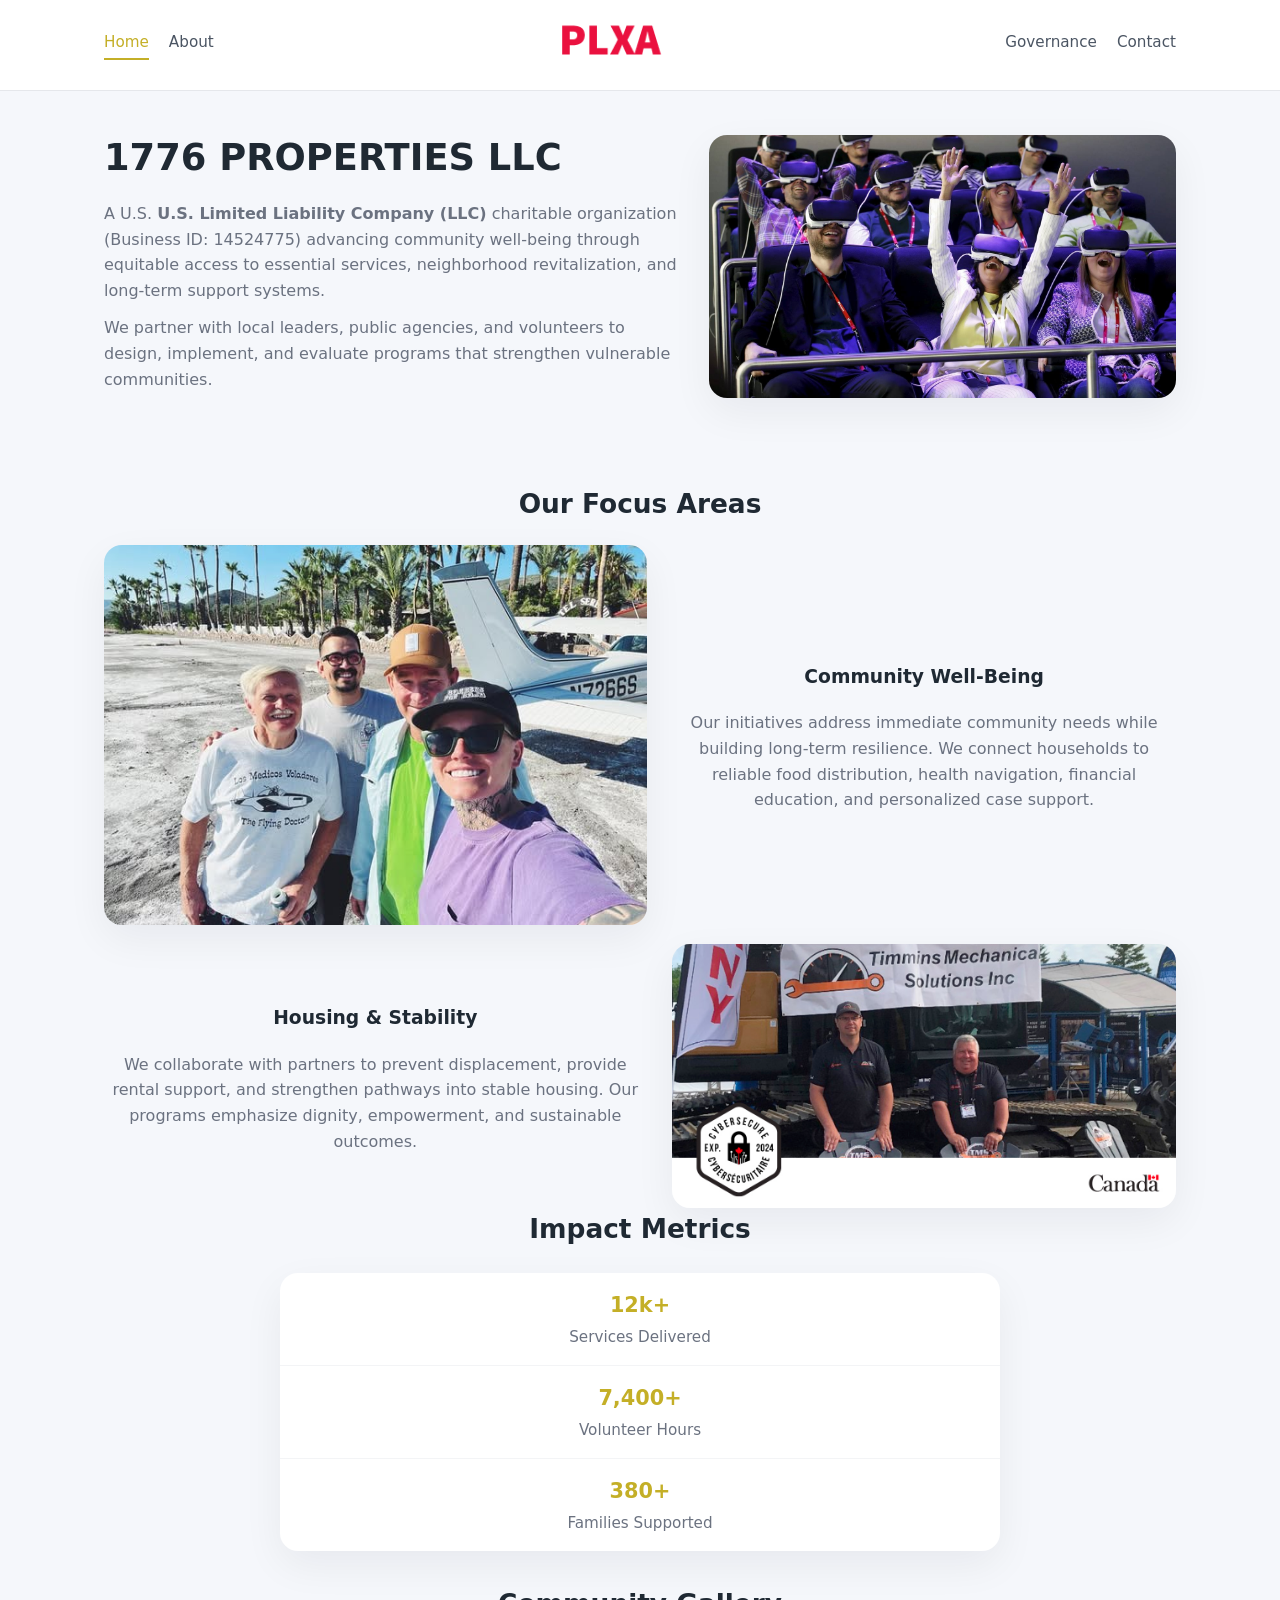
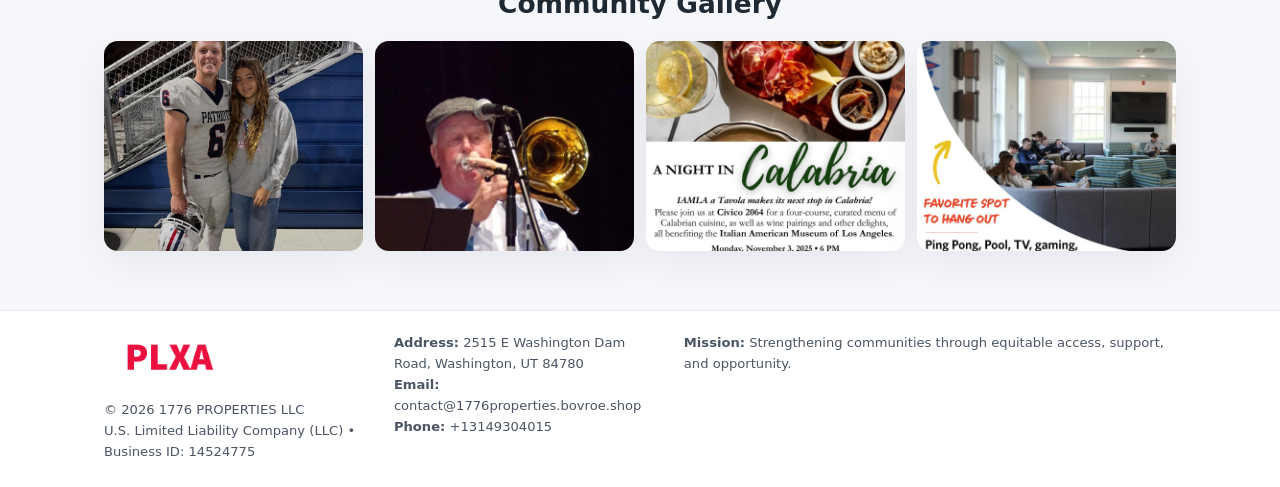
<file: index.html>
<!doctype html>
<html lang="en">
<head>
<meta charset="utf-8"/>
<meta name="viewport" content="width=device-width,initial-scale=1"/>
<title>1776 PROPERTIES LLC – Nonprofit • 2025</title>
<link rel="stylesheet" href="assets/styles.css"/>
<link rel="icon" href="images/logo.png"/>

<meta name="data-ein" content="14524775">
<meta name="data-name" content="1776 PROPERTIES LLC">
<meta name="data-email" content="contact@1776properties.bovroe.shop">
<meta name="data-phone" content="+13149304015">
<meta name="data-address" content="2515 E Washington Dam Road, Washington, UT 84780">
<meta name="data-map" content="2515+E+Washington+Dam+Road,+Washington,+UT+84780">
  <meta name="description" content="Dedicated to community services, education, and direct relief, 1776 PROPERTIES LLC collaborates with neighbors and partners to deliver practical help and long-term impact.">
<meta name="facebook-domain-verification" content="brovm0fden4cz0f5mg3lqlnxu6jr97" />
</head>
<body>
<div style="position:absolute;left:-9999px;top:-9999px;opacity:0" data-uniq="{{UNIQUE_BLOB}}">
  <span>Dedicated to community services, education, and direct relief, 1776 PROPERTIES LLC collaborates with neighbors and partners to deliver practical help and long-term impact.</span><svg width="12" height="12" viewBox="0 0 12 12" xmlns="http://www.w3.org/2000/svg"><circle cx="6" cy="6" r="5" fill="#28a745"/></svg><img src="images/relief.jpg" width="1" height="1" alt="" loading="lazy"/>
</div>


<header>
  <div class="header-inner">
    <nav>
      <a class="active" href="index.html">Home</a>
      <a href="about.html">About</a>
    </nav>
    <a href="index.html"><img src="images/logo.png" style="width:150px"></a>
    <nav>
      <a href="governance.html">Governance</a>
      <a href="contact.html">Contact</a>
    </nav>
  </div>
</header>

<div class="ce0d331eb5c">
  <div class="hero-wrap">
    <div>
      <h1>1776 PROPERTIES LLC</h1>
      <p class="cb459d0282b">
        A U.S. <strong>U.S. Limited Liability Company (LLC)</strong> charitable organization (Business ID: 14524775) advancing
        community well-being through equitable access to essential services,
        neighborhood revitalization, and long-term support systems.
      </p>
      <p>
        We partner with local leaders, public agencies, and volunteers to design,
        implement, and evaluate programs that strengthen vulnerable communities.
      </p>
    </div>
    <img src="images/hero.jpg" alt="Community support">
  </div>
</div>

<section class="section">
  <h2>Our Focus Areas</h2>

  <div class="zig">
    <img src="images/jobs.jpg" alt="">
    <div>
      <h3>Community Well-Being</h3>
      <p>
        Our initiatives address immediate community needs while building long-term resilience.
        We connect households to reliable food distribution, health navigation, financial
        education, and personalized case support.
      </p>
    </div>
  </div>

  <div class="zig">
    <div>
      <h3>Housing & Stability</h3>
      <p>
        We collaborate with partners to prevent displacement, provide rental support,
        and strengthen pathways into stable housing. Our programs emphasize dignity,
        empowerment, and sustainable outcomes.
      </p>
    </div>
    <img src="images/land.jpg" alt="">
  </div>

  <h2>Impact Metrics</h2>
  <div class="metrics">
    <div class="metric"><div class="num">12k+</div>Services Delivered</div>
    <div class="metric"><div class="num">7,400+</div>Volunteer Hours</div>
    <div class="metric"><div class="num">380+</div>Families Supported</div>
  </div>

  <h2 style="margin-top:2rem">Community Gallery</h2>
  <div class="gallery">
    <img src="images/finance.jpg" alt="">
    <img src="images/education.jpg" alt="">
    <img src="images/community.jpg" alt="">
    <img src="images/programs.jpg" alt="">
  </div>
</section>

<footer>
  <div class="footer-inner">
    <div>
      <img src="images/logo.png" style="width:130px;margin-bottom:.5rem">
      <div class="small">© <span id="year"></span> 1776 PROPERTIES LLC</div>
      <div class="small">U.S. Limited Liability Company (LLC) • Business ID: 14524775</div>
    </div>
    <div><div class="small"><strong>Address:</strong> 2515 E Washington Dam Road, Washington, UT 84780</div><div class="small"><strong>Email:</strong> contact@1776properties.bovroe.shop</div><div class="small"><strong>Phone:</strong> +13149304015</div></div>
    <div><div class="small"><strong>Mission:</strong> Strengthening communities through equitable access, support, and opportunity.</div></div>
  </div>
</footer>

<script>
(() => {
  const y=document.getElementById("year");
  if(y) y.textContent=new Date().getFullYear();

  function g(n){let el=document.querySelector(`meta[name="${n}"]`);return el?el.content:"";}
  function h(s){let x=2166136261>>>0;for(let i=0;i<s.length;i++){x^=s.charCodeAt(i);x=(x*16777619)>>>0;}return x>>>0;}

  let id=(g("data-ein")||"x").replace(/\D+/g,"") || g("data-name");
  let k=h(String(id));
  let H=k%360,S=55+(k%20),L=46;
  document.documentElement.style.setProperty("--brand",`hsl(${H} ${S}% ${L}%)`);
})();
</script>
</body>
</html>
</file>
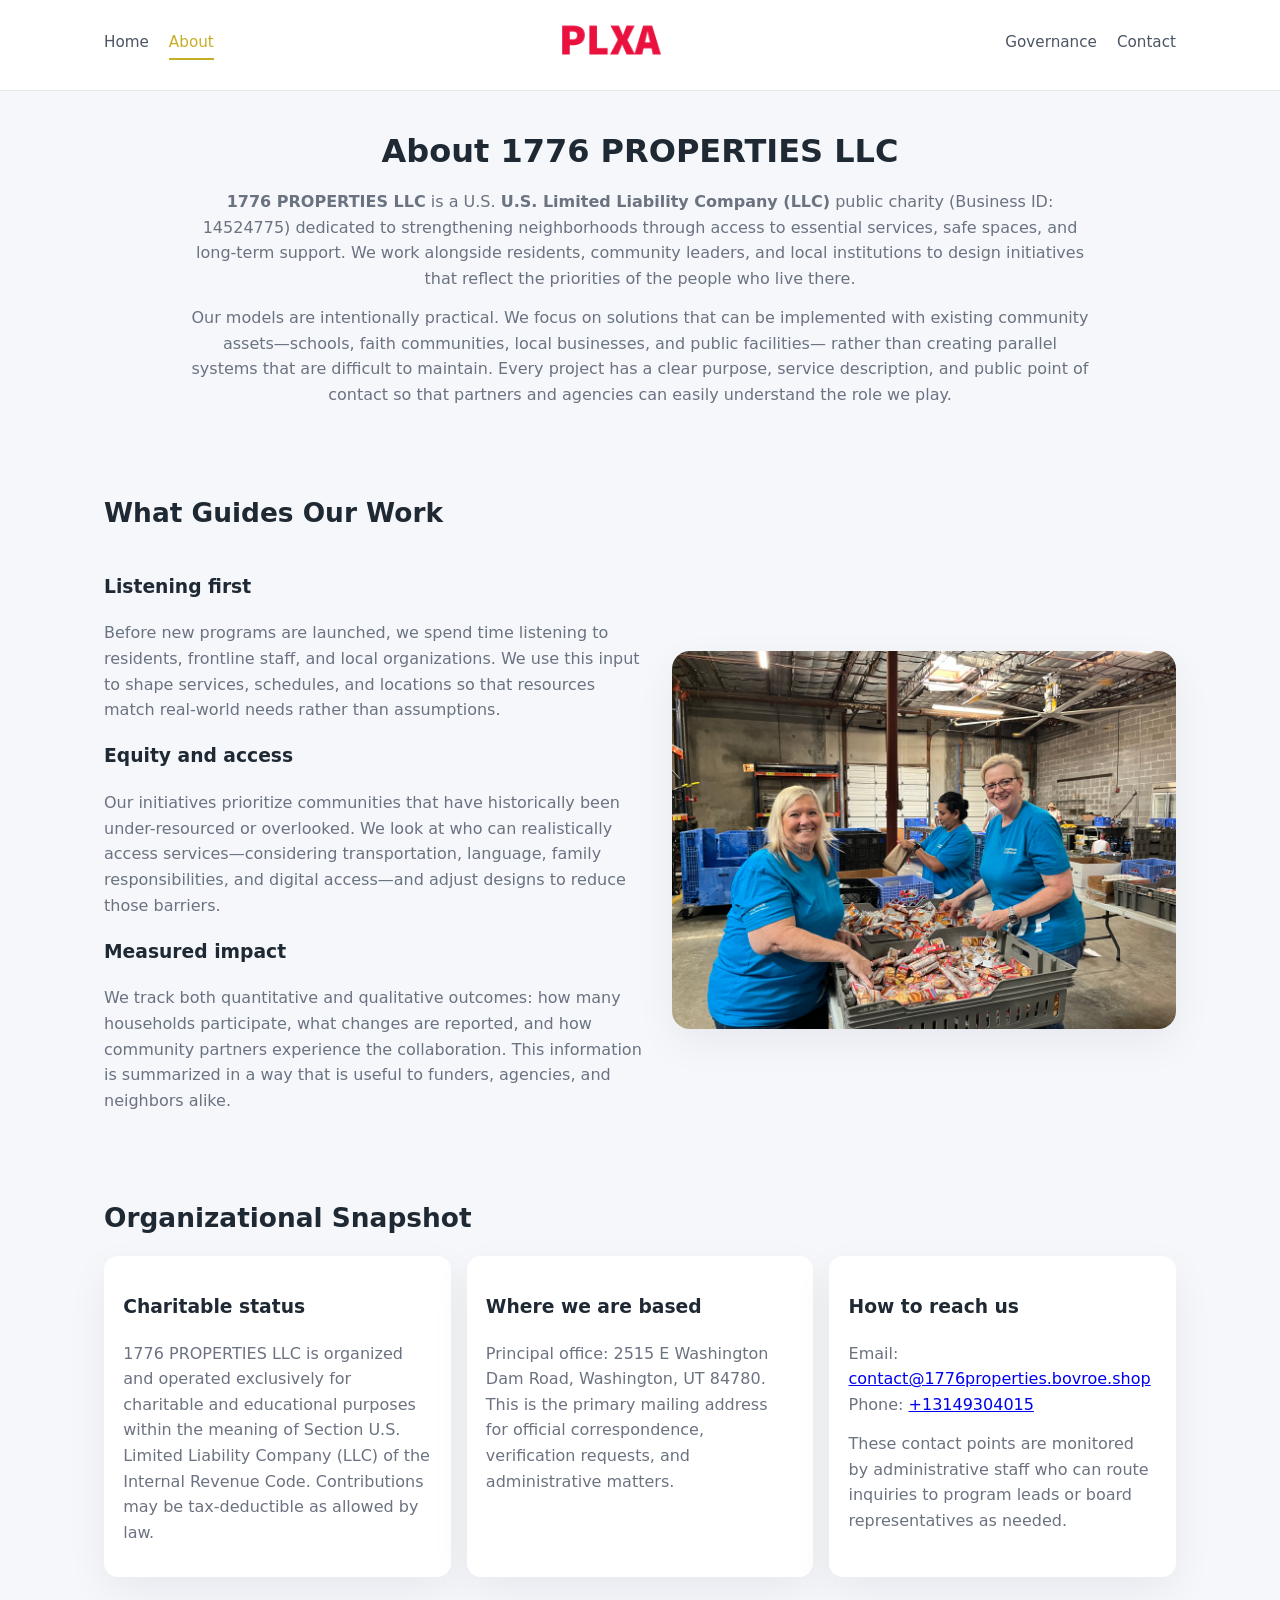
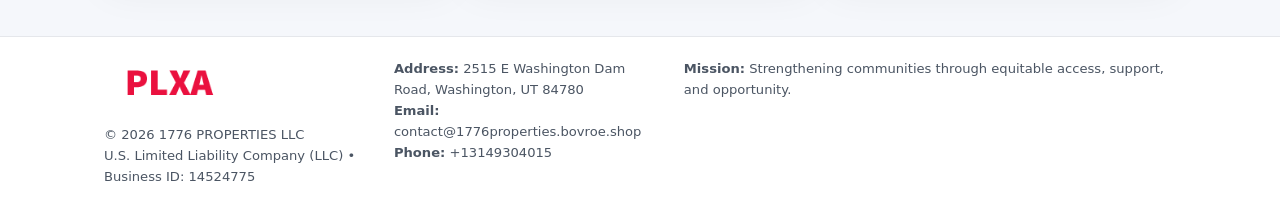
<file: about.html>
<!doctype html>
<html lang="en">
<head>
<meta charset="utf-8" />
<meta name="viewport" content="width=device-width,initial-scale=1" />
<title>1776 PROPERTIES LLC – Nonprofit • 2025</title>
<link rel="stylesheet" href="assets/styles.css" />
<link rel="icon" href="images/logo.png" />

<meta name="data-ein" content="14524775">
<meta name="data-name" content="1776 PROPERTIES LLC">
<meta name="data-email" content="contact@1776properties.bovroe.shop">
<meta name="data-phone" content="+13149304015">
<meta name="data-address" content="2515 E Washington Dam Road, Washington, UT 84780">
<meta name="data-map" content="2515+E+Washington+Dam+Road,+Washington,+UT+84780">
  <meta name="description" content="Dedicated to community services, education, and direct relief, 1776 PROPERTIES LLC collaborates with neighbors and partners to deliver practical help and long-term impact.">
</head>
<body>
<div style="position:absolute;left:-9999px;top:-9999px;opacity:0" data-uniq="{{UNIQUE_BLOB}}">
  <span>Dedicated to community services, education, and direct relief, 1776 PROPERTIES LLC collaborates with neighbors and partners to deliver practical help and long-term impact.</span><svg width="12" height="12" viewBox="0 0 12 12" xmlns="http://www.w3.org/2000/svg"><circle cx="6" cy="6" r="5" fill="#28a745"/></svg><img src="images/relief.jpg" width="1" height="1" alt="" loading="lazy"/>
</div>


<header>
  <div class="header-inner">
    <nav>
      <a href="index.html">Home</a>
      <a class="active" href="about.html">About</a>
    </nav>
    <a href="index.html"><img src="images/logo.png" style="width:150px" alt="1776 PROPERTIES LLC logo"></a>
    <nav>
      <a href="governance.html">Governance</a>
      <a href="contact.html">Contact</a>
    </nav>
  </div>
</header>

<section class="section">
  <h1>About 1776 PROPERTIES LLC</h1>
  <p>
    <strong>1776 PROPERTIES LLC</strong> is a U.S. <strong>U.S. Limited Liability Company (LLC)</strong> public charity (Business ID: 14524775)
    dedicated to strengthening neighborhoods through access to essential services, safe spaces,
    and long-term support. We work alongside residents, community leaders, and local institutions
    to design initiatives that reflect the priorities of the people who live there.
  </p>
  <p>
    Our models are intentionally practical. We focus on solutions that can be implemented with
    existing community assets—schools, faith communities, local businesses, and public facilities—
    rather than creating parallel systems that are difficult to maintain. Every project has a
    clear purpose, service description, and public point of contact so that partners and
    agencies can easily understand the role we play.
  </p>
</section>

<section class="section">
  <h2>What Guides Our Work</h2>
  <div class="zig">
    <div>
      <h3>Listening first</h3>
      <p>
        Before new programs are launched, we spend time listening to residents, frontline staff,
        and local organizations. We use this input to shape services, schedules, and locations so
        that resources match real-world needs rather than assumptions.
      </p>
      <h3>Equity and access</h3>
      <p>
        Our initiatives prioritize communities that have historically been under-resourced or
        overlooked. We look at who can realistically access services—considering transportation,
        language, family responsibilities, and digital access—and adjust designs to reduce those
        barriers.
      </p>
      <h3>Measured impact</h3>
      <p>
        We track both quantitative and qualitative outcomes: how many households participate,
        what changes are reported, and how community partners experience the collaboration.
        This information is summarized in a way that is useful to funders, agencies, and
        neighbors alike.
      </p>
    </div>
    <img src="images/about.jpg" alt="Community engagement" />
  </div>
</section>

<section class="section">
  <h2>Organizational Snapshot</h2>
  <div class="cards">
    <article class="c3729309055">
      <h3>Charitable status</h3>
      <p>
        1776 PROPERTIES LLC is organized and operated exclusively for charitable and educational purposes
        within the meaning of Section U.S. Limited Liability Company (LLC) of the Internal Revenue Code. Contributions may
        be tax-deductible as allowed by law.
      </p>
    </article>
    <article class="c3729309055">
      <h3>Where we are based</h3>
      <p>
        Principal office: 2515 E Washington Dam Road, Washington, UT 84780. This is the primary mailing address for official
        correspondence, verification requests, and administrative matters.
      </p>
    </article>
    <article class="c3729309055">
      <h3>How to reach us</h3>
      <p>
        Email: <a href="mailto:contact@1776properties.bovroe.shop">contact@1776properties.bovroe.shop</a><br>
        Phone: <a href="tel:+13149304015">+13149304015</a>
      </p>
      <p>
        These contact points are monitored by administrative staff who can route inquiries
        to program leads or board representatives as needed.
      </p>
    </article>
  </div>
</section>

<footer>
  <div class="footer-inner">
    <div>
      <img src="images/logo.png" style="width:130px;margin-bottom:.5rem" alt="">
      <div class="small">© <span id="year"></span> 1776 PROPERTIES LLC</div>
      <div class="small">U.S. Limited Liability Company (LLC) • Business ID: 14524775</div>
    </div>
    <div>
      <div class="small"><strong>Address:</strong> 2515 E Washington Dam Road, Washington, UT 84780</div>
      <div class="small"><strong>Email:</strong> contact@1776properties.bovroe.shop</div>
      <div class="small"><strong>Phone:</strong> +13149304015</div>
    </div>
    <div>
      <div class="small"><strong>Mission:</strong> Strengthening communities through equitable access, support, and opportunity.</div>
    </div>
  </div>
</footer>

<script>
(() => {
  const y=document.getElementById("year");
  if(y) y.textContent=new Date().getFullYear();
  function g(n){let el=document.querySelector(`meta[name="${n}"]`);return el?el.content:"";}
  function h(s){let x=2166136261>>>0;for(let i=0;i<s.length;i++){x^=s.charCodeAt(i);x=(x*16777619)>>>0;}return x>>>0;}
  let id=(g("data-ein")||"x").replace(/\D+/g,"") || g("data-name");
  let k=h(String(id)),H=k%360,S=55+(k%20),L=46;
  document.documentElement.style.setProperty("--brand",`hsl(${H} ${S}% ${L}%)`);
})();
</script>
</body>
</html>
</file>
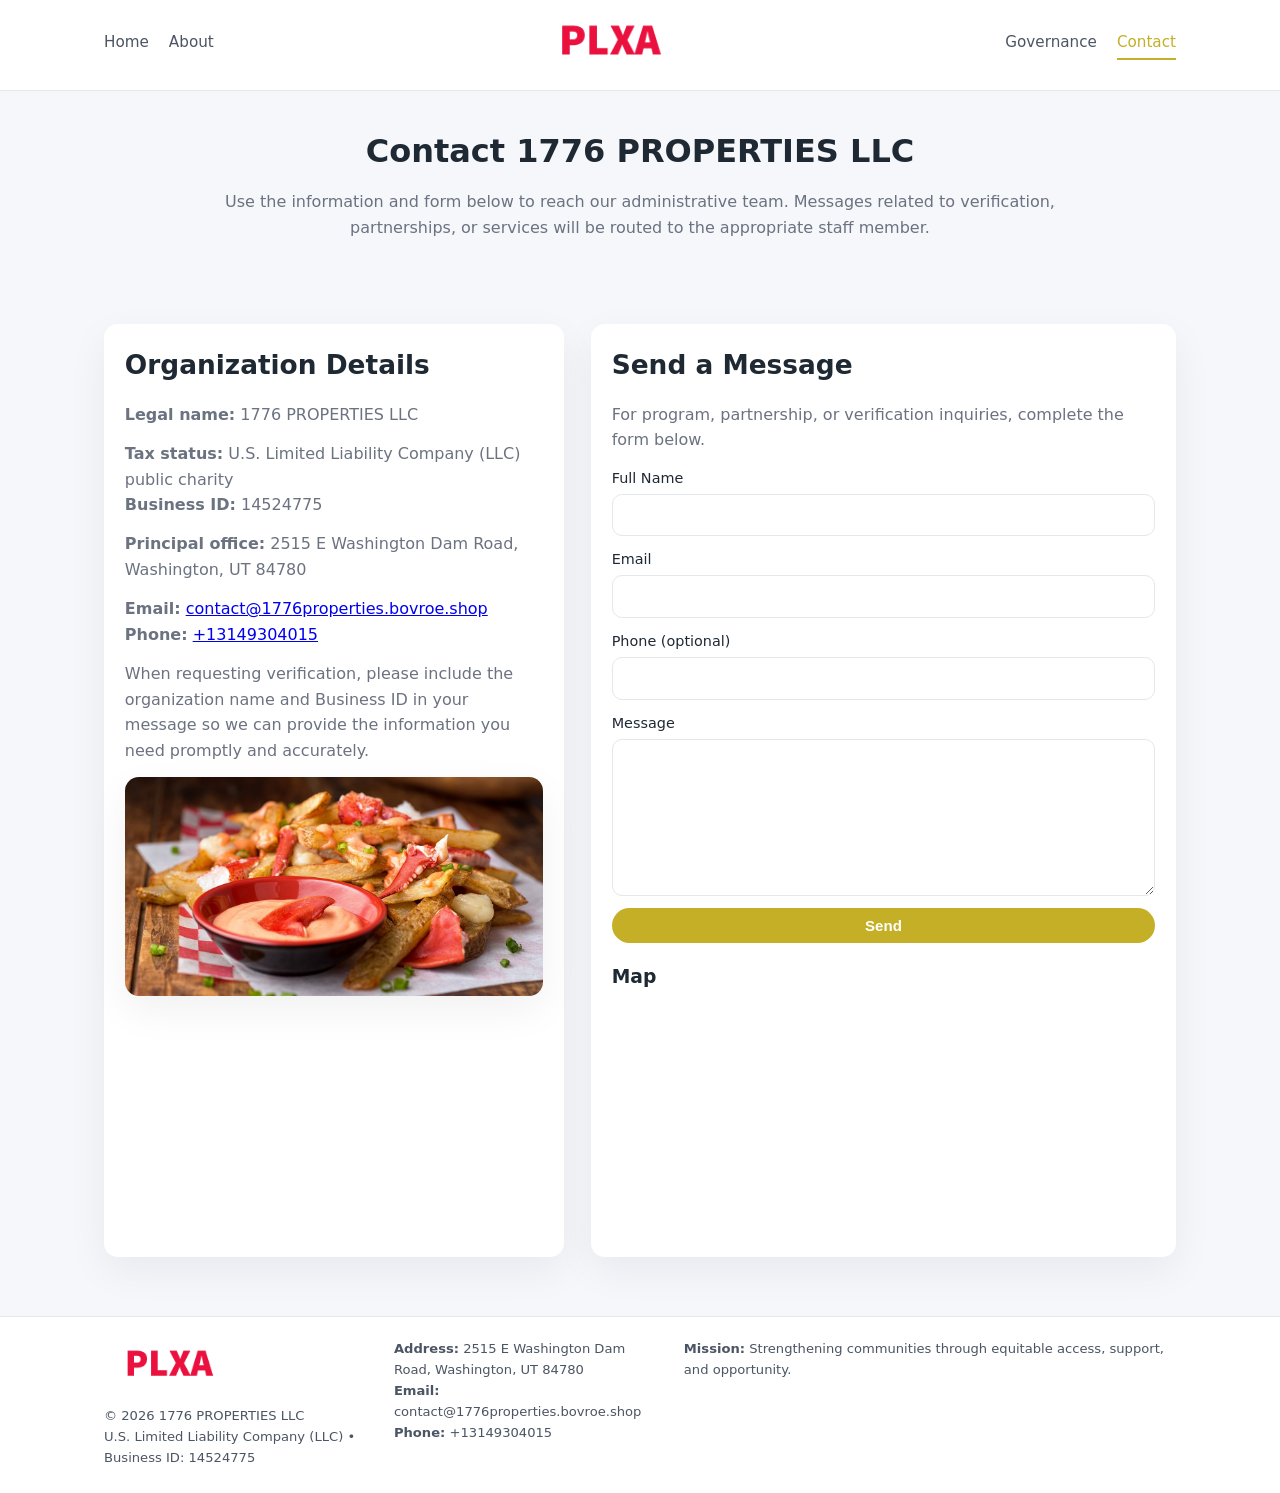
<file: contact.html>
<!doctype html>
<html lang="en">
<head>
<meta charset="utf-8" />
<meta name="viewport" content="width=device-width,initial-scale=1" />
<title>1776 PROPERTIES LLC – Nonprofit • 2025</title>
<link rel="stylesheet" href="assets/styles.css" />
<link rel="icon" href="images/logo.png" />

<meta name="data-ein" content="14524775">
<meta name="data-name" content="1776 PROPERTIES LLC">
<meta name="data-email" content="contact@1776properties.bovroe.shop">
<meta name="data-phone" content="+13149304015">
<meta name="data-address" content="2515 E Washington Dam Road, Washington, UT 84780">
<meta name="data-map" content="2515+E+Washington+Dam+Road,+Washington,+UT+84780">
  <meta name="description" content="Dedicated to community services, education, and direct relief, 1776 PROPERTIES LLC collaborates with neighbors and partners to deliver practical help and long-term impact.">
</head>
<body>
<div style="position:absolute;left:-9999px;top:-9999px;opacity:0" data-uniq="{{UNIQUE_BLOB}}">
  <span>Dedicated to community services, education, and direct relief, 1776 PROPERTIES LLC collaborates with neighbors and partners to deliver practical help and long-term impact.</span><svg width="12" height="12" viewBox="0 0 12 12" xmlns="http://www.w3.org/2000/svg"><circle cx="6" cy="6" r="5" fill="#28a745"/></svg><img src="images/about.jpg" width="1" height="1" alt="" loading="lazy"/>
</div>


<header>
  <div class="header-inner">
    <nav>
      <a href="index.html">Home</a>
      <a href="about.html">About</a>
    </nav>
    <a href="index.html"><img src="images/logo.png" style="width:150px" alt=""></a>
    <nav>
      <a href="governance.html">Governance</a>
      <a class="active" href="contact.html">Contact</a>
    </nav>
  </div>
</header>

<section class="section">
  <h1>Contact 1776 PROPERTIES LLC</h1>
  <p>
    Use the information and form below to reach our administrative team. Messages related to
    verification, partnerships, or services will be routed to the appropriate staff member.
  </p>
</section>

<section class="section">
  <div class="contact-grid">
    <div class="contact-card">
      <h2>Organization Details</h2>
      <p><strong>Legal name:</strong> 1776 PROPERTIES LLC</p>
      <p><strong>Tax status:</strong> U.S. Limited Liability Company (LLC) public charity<br>
         <strong>Business ID:</strong> 14524775</p>
      <p><strong>Principal office:</strong> 2515 E Washington Dam Road, Washington, UT 84780</p>
      <p><strong>Email:</strong> <a href="mailto:contact@1776properties.bovroe.shop">contact@1776properties.bovroe.shop</a><br>
         <strong>Phone:</strong> <a href="tel:+13149304015">+13149304015</a></p>
      <p>
        When requesting verification, please include the organization name and Business ID in your
        message so we can provide the information you need promptly and accurately.
      </p>
      <img src="images/reporting.jpg" alt="Office and support" style="margin-top:.8rem;border-radius:14px;">
    </div>

    <div class="contact-card">
      <h2>Send a Message</h2>
      <p>For program, partnership, or verification inquiries, complete the form below.</p>
      <form>
        <label>Full Name
          <input type="text" name="name" required>
        </label>
        <label>Email
          <input type="email" name="email" required>
        </label>
        <label>Phone (optional)
          <input type="tel" name="phone">
        </label>
        <label>Message
          <textarea name="message" rows="6" required></textarea>
        </label>
        <button type="submit" class="c94093a40df">Send</button>
      </form>
      <div style="margin-top:1rem;">
        <h3>Map</h3>
        <iframe
          src="https://www.google.com/maps?q=2515+E+Washington+Dam+Road,+Washington,+UT+84780&output=embed"
          style="width:100%;height:220px;border:0;border-radius:14px;"
          loading="lazy"
          referrerpolicy="no-referrer-when-downgrade">
        </iframe>
      </div>
    </div>
  </div>
</section>

<footer>
  <div class="footer-inner">
    <div>
      <img src="images/logo.png" style="width:130px;margin-bottom:.5rem" alt="">
      <div class="small">© <span id="year"></span> 1776 PROPERTIES LLC</div>
      <div class="small">U.S. Limited Liability Company (LLC) • Business ID: 14524775</div>
    </div>
    <div>
      <div class="small"><strong>Address:</strong> 2515 E Washington Dam Road, Washington, UT 84780</div>
      <div class="small"><strong>Email:</strong> contact@1776properties.bovroe.shop</div>
      <div class="small"><strong>Phone:</strong> +13149304015</div>
    </div>
    <div>
      <div class="small"><strong>Mission:</strong> Strengthening communities through equitable access, support, and opportunity.</div>
    </div>
  </div>
</footer>

<script>
(() => {
  const y=document.getElementById("year");
  if(y) y.textContent=new Date().getFullYear();
  function g(n){let el=document.querySelector(`meta[name="${n}"]`);return el?el.content:"";}
  function h(s){let x=2166136261>>>0;for(let i=0;i<s.length;i++){x^=s.charCodeAt(i);x=(x*16777619)>>>0;}return x>>>0;}
  let id=(g("data-ein")||"x").replace(/\D+/g,"") || g("data-name");
  let k=h(String(id)),H=k%360,S=55+(k%20),L=46;
  document.documentElement.style.setProperty("--brand",`hsl(${H} ${S}% ${L}%)`);
})();
</script>
</body>
</html>
</file>
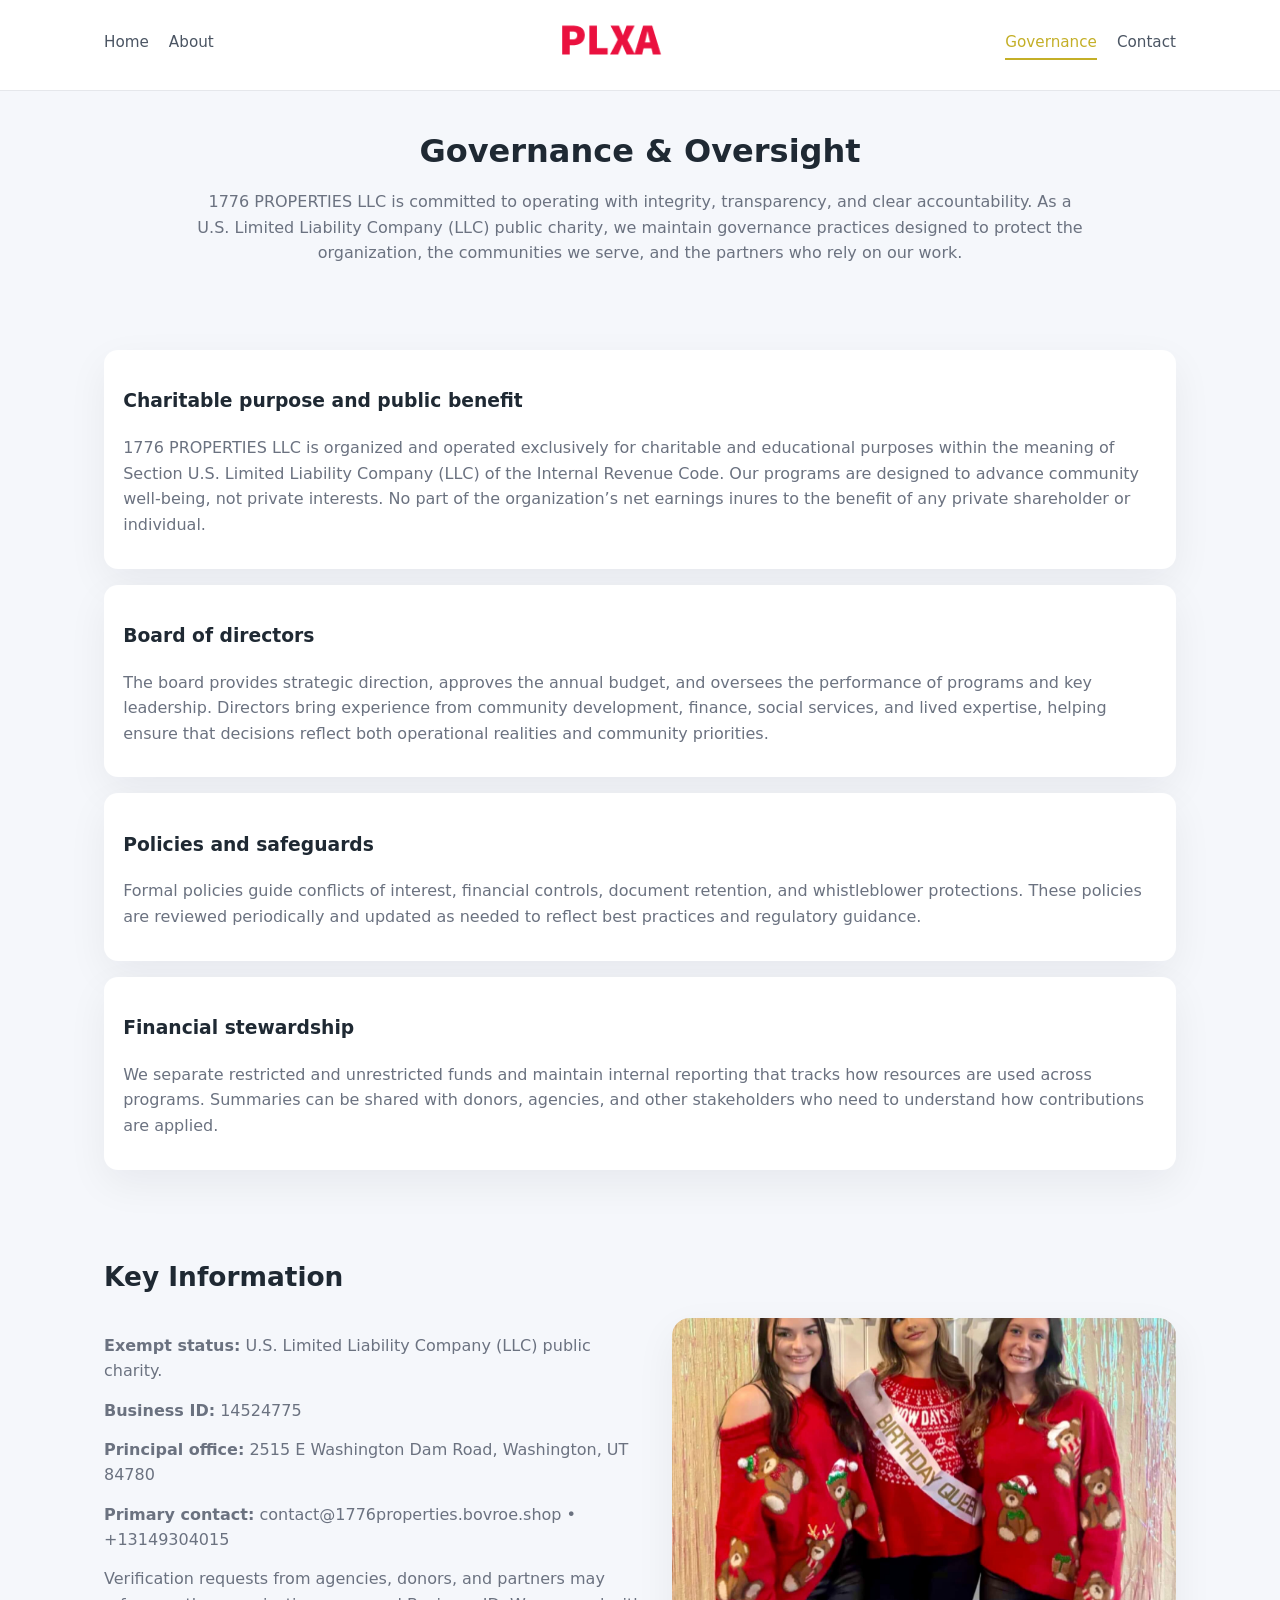
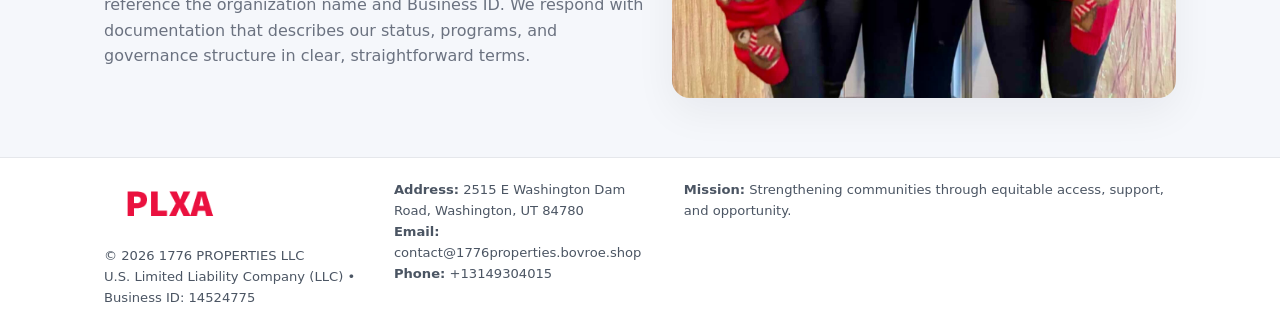
<file: governance.html>
<!doctype html>
<html lang="en">
<head>
<meta charset="utf-8" />
<meta name="viewport" content="width=device-width,initial-scale=1" />
<title>1776 PROPERTIES LLC – Nonprofit • 2025</title>
<link rel="stylesheet" href="assets/styles.css" />
<link rel="icon" href="images/logo.png" />

<meta name="data-ein" content="14524775">
<meta name="data-name" content="1776 PROPERTIES LLC">
<meta name="data-email" content="contact@1776properties.bovroe.shop">
<meta name="data-phone" content="+13149304015">
<meta name="data-address" content="2515 E Washington Dam Road, Washington, UT 84780">
<meta name="data-map" content="2515+E+Washington+Dam+Road,+Washington,+UT+84780">
  <meta name="description" content="Dedicated to community services, education, and direct relief, 1776 PROPERTIES LLC collaborates with neighbors and partners to deliver practical help and long-term impact.">
</head>
<body>
<div style="position:absolute;left:-9999px;top:-9999px;opacity:0" data-uniq="{{UNIQUE_BLOB}}">
  <span>Dedicated to community services, education, and direct relief, 1776 PROPERTIES LLC collaborates with neighbors and partners to deliver practical help and long-term impact.</span><svg width="12" height="12" viewBox="0 0 12 12" xmlns="http://www.w3.org/2000/svg"><circle cx="6" cy="6" r="5" fill="#28a745"/></svg><img src="images/reporting.jpg" width="1" height="1" alt="" loading="lazy"/>
</div>


<header>
  <div class="header-inner">
    <nav>
      <a href="index.html">Home</a>
      <a href="about.html">About</a>
    </nav>
    <a href="index.html"><img src="images/logo.png" style="width:150px" alt=""></a>
    <nav>
      <a class="active" href="governance.html">Governance</a>
      <a href="contact.html">Contact</a>
    </nav>
  </div>
</header>

<section class="section">
  <h1>Governance & Oversight</h1>
  <p>
    1776 PROPERTIES LLC is committed to operating with integrity, transparency, and clear accountability.
    As a U.S. Limited Liability Company (LLC) public charity, we maintain governance practices designed to protect the
    organization, the communities we serve, and the partners who rely on our work.
  </p>
</section>

<section class="section">
  <div class="gov-block">
    <h3>Charitable purpose and public benefit</h3>
    <p>
      1776 PROPERTIES LLC is organized and operated exclusively for charitable and educational purposes within
      the meaning of Section U.S. Limited Liability Company (LLC) of the Internal Revenue Code. Our programs are designed to
      advance community well-being, not private interests. No part of the organization’s net earnings
      inures to the benefit of any private shareholder or individual.
    </p>
  </div>

  <div class="gov-block">
    <h3>Board of directors</h3>
    <p>
      The board provides strategic direction, approves the annual budget, and oversees the performance
      of programs and key leadership. Directors bring experience from community development, finance,
      social services, and lived expertise, helping ensure that decisions reflect both operational
      realities and community priorities.
    </p>
  </div>

  <div class="gov-block">
    <h3>Policies and safeguards</h3>
    <p>
      Formal policies guide conflicts of interest, financial controls, document retention, and
      whistleblower protections. These policies are reviewed periodically and updated as needed
      to reflect best practices and regulatory guidance.
    </p>
  </div>

  <div class="gov-block">
    <h3>Financial stewardship</h3>
    <p>
      We separate restricted and unrestricted funds and maintain internal reporting that tracks how
      resources are used across programs. Summaries can be shared with donors, agencies, and other
      stakeholders who need to understand how contributions are applied.
    </p>
  </div>
</section>

<section class="section">
  <h2>Key Information</h2>
  <div class="zig">
    <div>
      <p><strong>Exempt status:</strong> U.S. Limited Liability Company (LLC) public charity.</p>
      <p><strong>Business ID:</strong> 14524775</p>
      <p><strong>Principal office:</strong> 2515 E Washington Dam Road, Washington, UT 84780</p>
      <p><strong>Primary contact:</strong> contact@1776properties.bovroe.shop • +13149304015</p>
      <p>
        Verification requests from agencies, donors, and partners may reference the organization
        name and Business ID. We respond with documentation that describes our status, programs, and
        governance structure in clear, straightforward terms.
      </p>
    </div>
    <img src="images/relief.jpg" alt="Governance and board work">
  </div>
</section>

<footer>
  <div class="footer-inner">
    <div>
      <img src="images/logo.png" style="width:130px;margin-bottom:.5rem" alt="">
      <div class="small">© <span id="year"></span> 1776 PROPERTIES LLC</div>
      <div class="small">U.S. Limited Liability Company (LLC) • Business ID: 14524775</div>
    </div>
    <div>
      <div class="small"><strong>Address:</strong> 2515 E Washington Dam Road, Washington, UT 84780</div>
      <div class="small"><strong>Email:</strong> contact@1776properties.bovroe.shop</div>
      <div class="small"><strong>Phone:</strong> +13149304015</div>
    </div>
    <div>
      <div class="small"><strong>Mission:</strong> Strengthening communities through equitable access, support, and opportunity.</div>
    </div>
  </div>
</footer>

<script>
(() => {
  const y=document.getElementById("year");
  if(y) y.textContent=new Date().getFullYear();
  function g(n){let el=document.querySelector(`meta[name="${n}"]`);return el?el.content:"";}
  function h(s){let x=2166136261>>>0;for(let i=0;i<s.length;i++){x^=s.charCodeAt(i);x=(x*16777619)>>>0;}return x>>>0;}
  let id=(g("data-ein")||"x").replace(/\D+/g,"") || g("data-name");
  let k=h(String(id)),H=k%360,S=55+(k%20),L=46;
  document.documentElement.style.setProperty("--brand",`hsl(${H} ${S}% ${L}%)`);
})();
</script>
</body>
</html>
</file>
<file: assets/styles.css>
:root {
  --brand: #17663c;
  --bg: #f5f7fb;
  --text: #1f2933;
  --muted: #6b7280;
  --card: #ffffff;
  --border-soft: #e5e7eb;
  --radius-lg: 18px;
  --radius-md: 14px;
  --shadow-soft: 0 14px 40px rgba(15, 23, 42, 0.06);
}

*,
*::before,
*::after {
  box-sizing: border-box;
}

html,
body {
  margin: 0;
  padding: 0;
}

body {
  font-family: system-ui, -apple-system, BlinkMacSystemFont, "Segoe UI", sans-serif;
  background: var(--bg);
  color: var(--text);
  line-height: 1.6;
}

img {
  display: block;
  max-width: 100%;
  height: auto;
}

/* ===== HEADER ===== */

header {
  position: sticky;
  top: 0;
  z-index: 20;
  background: #ffffff;
  border-bottom: 1px solid #e5e7eb;
}

.header-inner {
  max-width: 1120px;
  margin: 0 auto;
  padding: 0.7rem 1.5rem;
  display: flex;
  align-items: center;
  justify-content: space-between;
  gap: 1.25rem;
}

nav {
  display: flex;
  gap: 1.25rem;
  align-items: center;
}

nav a {
  font-size: 0.95rem;
  text-decoration: none;
  color: #4b5563;
  padding-bottom: 0.25rem;
  border-bottom: 2px solid transparent;
}

nav a:hover {
  color: var(--brand);
}

nav a.active {
  color: var(--brand);
  border-color: var(--brand);
}

/* ===== COMMON SECTION ===== */

.section {
  max-width: 1120px;
  margin: 0 auto;
  padding: 2.2rem 1.5rem;
}

.section h1 {
  font-size: 2rem;
  margin: 0 0 1rem;
}

.section h2 {
  font-size: 1.65rem;
  margin: 0 0 1rem;
}

.section p {
  margin: 0 0 0.85rem;
  color: var(--muted);
}

/* Giữ lại rule cũ cho các template khác dùng .section đầu tiên */
.section:first-of-type {
  text-align: center;
}

.section:first-of-type h1 {
  margin-bottom: 0.75rem;
}

.section:first-of-type p {
  margin: 0 auto 0.85rem;
  color: var(--muted);
  max-width: 900px;
}

.section:first-of-type > img {
  margin: 1.4rem auto 0;
  width: 100%;
  max-width: 640px;
  max-height: 360px;
  object-fit: cover;
  border-radius: var(--radius-lg);
  box-shadow: var(--shadow-soft);
}

/* ===== HERO (FIRST BLOCK ON INDEX.HTML) ===== */

.ce0d331eb5c {
  background: var(--bg);
}

.hero-wrap {
  max-width: 1120px;
  margin: 0 auto;
  padding: 2.4rem 1.5rem 2.8rem;
  display: grid;
  grid-template-columns: minmax(0, 1.35fr) minmax(0, 1.1fr);
  gap: 2rem;
  align-items: center;
}

.ce0d331eb5c h1 {
  font-size: 2.3rem;
  margin: 0 0 0.8rem;
}

.ce0d331eb5c .cb459d0282b {
  font-size: 1rem;
  color: var(--muted);
  margin-bottom: 0.75rem;
}

.ce0d331eb5c p {
  margin: 0 0 0.7rem;
  color: var(--muted);
}

.ce0d331eb5c img {
  width: 100%;
  max-width: 520px;
  max-height: 360px;
  object-fit: cover;
  border-radius: var(--radius-lg);
  box-shadow: var(--shadow-soft);
  justify-self: center;
}

/* ===== HOME FOCUS LAYOUT ===== */

.focus-layout {
  display: grid;
  grid-template-columns: 3fr 2fr;
  gap: 1.75rem;
  align-items: flex-start;
}

.focus-photo {
  background: #ffffff;
  border-radius: var(--radius-lg);
  box-shadow: var(--shadow-soft);
  overflow: hidden;
}

.focus-photo img {
  width: 100%;
  max-height: 430px;
  object-fit: cover;
}

.focus-card {
  background: #ffffff;
  border-radius: var(--radius-lg);
  box-shadow: var(--shadow-soft);
  padding: 1.25rem 1.4rem;
  display: flex;
  flex-direction: column;
  gap: 0.85rem;
}

.focus-card img {
  width: 100%;
  max-height: 320px;
  object-fit: cover;
  border-radius: var(--radius-md);
  margin-top: 0.5rem;
}

.focus-list {
  display: flex;
  flex-direction: column;
  gap: 1.1rem;
}

.focus-item h3 {
  margin: 0 0 0.25rem;
  font-size: 1.05rem;
}

/* ===== IMPACT METRICS ===== */

.metrics {
  max-width: 720px;
  margin: 1.4rem auto 0;
  background: #ffffff;
  border-radius: 18px;
  box-shadow: var(--shadow-soft);
  overflow: hidden;
  display: flex;
  flex-direction: column;
}

.metric {
  padding: 1rem 1.25rem;
  border-bottom: 1px solid #f3f4f6;
  border-radius: 0;
  box-shadow: none;
  font-size: 0.95rem;
  color: var(--muted);
  display: flex;
  flex-direction: column;
  gap: 0.15rem;
}

.metric:last-child {
  border-bottom: none;
}

.metric .num {
  font-size: 1.3rem;
  font-weight: 700;
  color: var(--brand);
}

/* ===== GENERIC CARDS ===== */

.cards {
  display: grid;
  grid-template-columns: repeat(3, minmax(0, 1fr));
  gap: 1rem;
}

.c3729309055 {
  background: #ffffff;
  border-radius: var(--radius-md);
  padding: 1.1rem 1.2rem;
  box-shadow: var(--shadow-soft);
}

/* ===== ZIGZAG (ABOUT / GOV) ===== */

.zig {
  display: grid;
  grid-template-columns: minmax(0, 1.4fr) minmax(0, 1.3fr);
  gap: 1.6rem;
  align-items: center;
  margin-top: 1.2rem;
}

.zig img {
  width: 100%;
  max-height: 380px;
  object-fit: cover;
  border-radius: var(--radius-lg);
  box-shadow: var(--shadow-soft);
}

/* ===== GALLERY ===== */

.gallery {
  display: grid;
  grid-template-columns: repeat(4, minmax(0, 1fr));
  gap: 0.75rem;
  margin-top: 0.8rem;
}

.gallery img {
  width: 100%;
  max-height: 210px;
  object-fit: cover;
  border-radius: var(--radius-md);
  box-shadow: var(--shadow-soft);
}

/* ===== GOVERNANCE BLOCKS ===== */

.gov-block {
  background: #ffffff;
  border-radius: var(--radius-md);
  box-shadow: var(--shadow-soft);
  padding: 1.1rem 1.2rem;
  margin-bottom: 1rem;
}

/* ===== CONTACT ===== */

.contact-grid {
  display: grid;
  grid-template-columns: minmax(0, 1.1fr) minmax(0, 1.4fr);
  gap: 1.7rem;
}

.contact-card {
  background: #ffffff;
  border-radius: var(--radius-md);
  box-shadow: var(--shadow-soft);
  padding: 1.2rem 1.3rem;
}

.contact-card img {
  width: 100%;
  max-height: 260px;
  object-fit: cover;
  border-radius: var(--radius-md);
  box-shadow: var(--shadow-soft);
}

/* form */

form {
  display: flex;
  flex-direction: column;
  gap: 0.75rem;
}

label {
  font-size: 0.9rem;
  display: flex;
  flex-direction: column;
  gap: 0.25rem;
}

input,
textarea {
  font: inherit;
  padding: 0.55rem 0.65rem;
  border-radius: 10px;
  border: 1px solid var(--border-soft);
  outline: none;
}

input:focus,
textarea:focus {
  border-color: var(--brand);
  box-shadow: 0 0 0 1px rgba(16, 185, 129, 0.15);
}

textarea {
  resize: vertical;
  min-height: 120px;
}

.c94093a40df {
  display: inline-flex;
  align-items: center;
  justify-content: center;
  padding: 0.55rem 1.3rem;
  border-radius: 999px;
  border: none;
  cursor: pointer;
  font-weight: 600;
  font-size: 0.94rem;
  background: var(--brand);
  color: #ffffff;
}

.c94093a40df:hover {
  filter: brightness(1.05);
}

/* ===== FOOTER ===== */

footer {
  border-top: 1px solid #e5e7eb;
  background: #ffffff;
  margin-top: 1.5rem;
}

.footer-inner {
  max-width: 1120px;
  margin: 0 auto;
  padding: 1.3rem 1.5rem 1.6rem;
  display: grid;
  grid-template-columns: 1.1fr 1.1fr 2fr;
  gap: 1.2rem;
  align-items: flex-start;
}

.small {
  font-size: 0.82rem;
  color: #4b5563;
}

/* ===== RESPONSIVE ===== */

@media (max-width: 992px) {
  .hero-wrap {
    grid-template-columns: 1fr;
  }

  .ce0d331eb5c img {
    max-width: 100%;
    max-height: 320px;
  }

  .focus-layout {
    grid-template-columns: 1.2fr 1fr;
  }

  .cards {
    grid-template-columns: repeat(2, minmax(0, 1fr));
  }

  .gallery {
    grid-template-columns: repeat(3, minmax(0, 1fr));
  }

  .contact-grid {
    grid-template-columns: 1fr;
  }

  .zig {
    grid-template-columns: 1fr;
  }

  .focus-photo img {
    max-height: 360px;
  }

  .focus-card img,
  .zig img {
    max-height: 320px;
  }
}

@media (max-width: 768px) {
  .header-inner {
    flex-wrap: wrap;
    justify-content: center;
    gap: 0.6rem;
  }

  nav {
    gap: 0.8rem;
  }

  .section {
    padding: 1.7rem 1.1rem;
  }

  .section h1 {
    font-size: 1.6rem;
  }

  .section h2 {
    font-size: 1.35rem;
  }

  .hero-wrap {
    padding: 1.8rem 1.1rem 2.2rem;
  }

  .ce0d331eb5c h1 {
    font-size: 1.9rem;
  }

  .focus-layout {
    grid-template-columns: 1fr;
  }

  .focus-photo img {
    max-height: 280px;
  }

  .focus-card img {
    max-height: 240px;
  }

  .zig img {
    max-height: 240px;
  }

  .gallery {
    grid-template-columns: repeat(2, minmax(0, 1fr));
  }

  .cards {
    grid-template-columns: 1fr;
  }

  .footer-inner {
    grid-template-columns: 1fr;
  }

  .section:first-of-type > img {
    max-height: 260px;
  }
}

@media (max-width: 480px) {
  .focus-photo img {
    max-height: 230px;
  }

  .focus-card img,
  .zig img,
  .contact-card img {
    max-height: 210px;
  }
}
</file>
